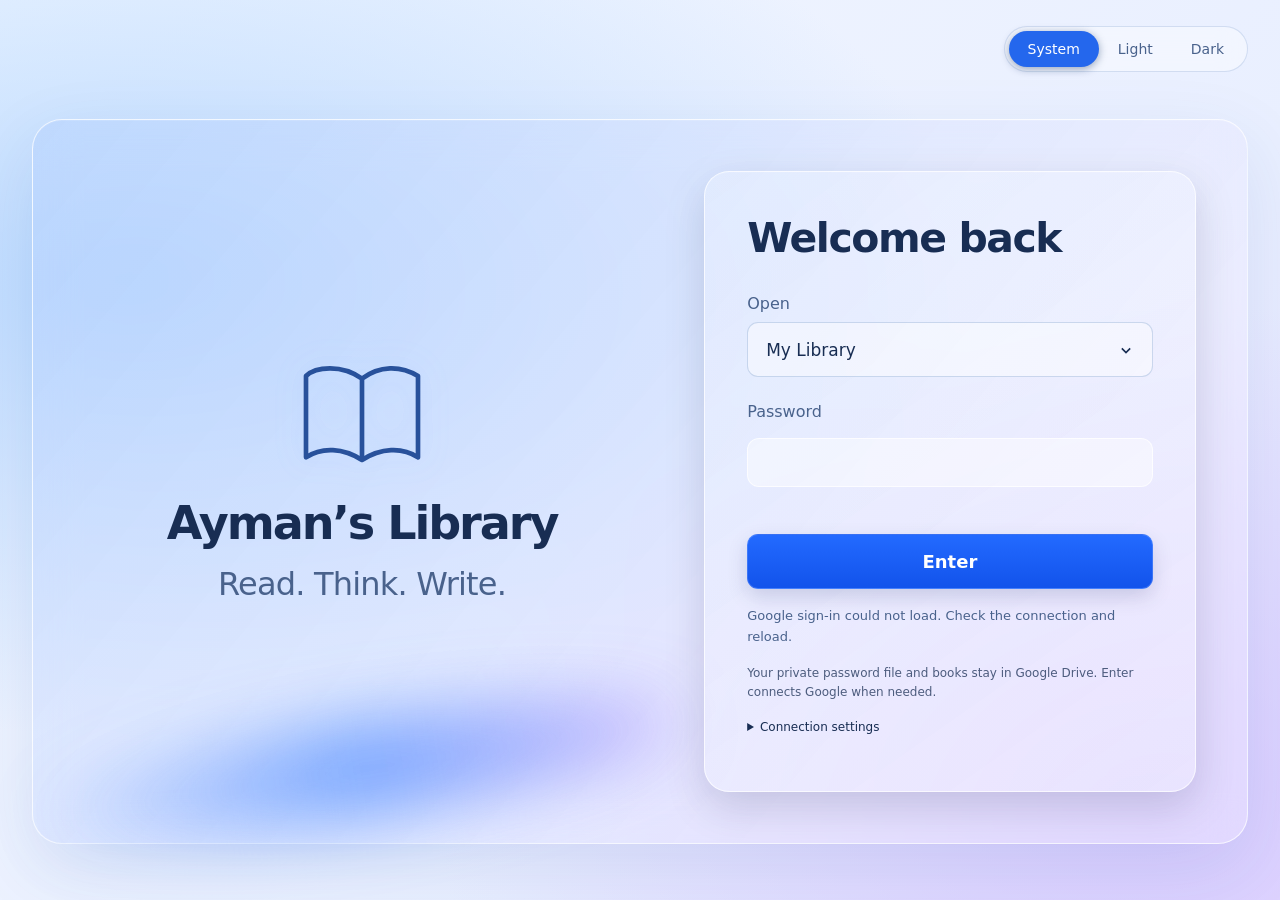
<file: index.html>
<!doctype html>
<html lang="en" data-theme="dark">
<head>
  <meta charset="utf-8">
  <meta name="viewport" content="width=device-width,initial-scale=1">
  <meta name="color-scheme" content="dark light">
  <meta name="description" content="Ayman’s Library — a personal space for reading, thinking and writing.">
  <title>Ayman’s Library</title>
  <link rel="stylesheet" href="styles.css?v=0.9">
  <script src="portal-model.js?v=0.9" defer></script>
  <script src="app.js?v=0.9" defer></script>
</head>
<body>
  <header class="page-header">
    <fieldset class="theme-picker" aria-label="Appearance">
      <legend class="sr-only">Appearance</legend>
      <label><input type="radio" name="theme" value="system"><span>System</span></label>
      <label><input type="radio" name="theme" value="light"><span>Light</span></label>
      <label><input type="radio" name="theme" value="dark" checked><span>Dark</span></label>
    </fieldset>
  </header>
  <main class="portal" aria-label="Library portal">
    <section class="brand" aria-labelledby="brand-title">
      <svg class="brand-icon" viewBox="0 0 96 80" fill="none" aria-hidden="true">
        <path d="M48 12C33 1 13 3 6 10v61c12-8 28-7 42 2 14-9 30-10 42-2V10C77 2 61 2 48 12Zm0 0v61" stroke="currentColor" stroke-width="3.5" stroke-linejoin="round"/>
      </svg>
      <h1 id="brand-title">Ayman’s Library</h1>
      <p class="tagline">Read. Think. Write.</p>
      <div class="brand-light" aria-hidden="true"></div>
    </section>
    <section class="entry" aria-labelledby="entry-title">
      <h2 id="entry-title">Welcome back</h2>
      <form id="portal-form">
        <label for="destination">Open</label>
        <div class="select-wrap">
          <select id="destination" name="destination">
            <option value="library">My Library</option>
            <option value="writing">Writing Workspace</option>
          </select>
          <svg viewBox="0 0 24 24" aria-hidden="true"><path d="m7 10 5 5 5-5"/></svg>
        </div>
        <label for="portal-password">Password</label>
        <input id="portal-password" name="password" type="password" autocomplete="current-password" required aria-describedby="connection-status">
        <button class="enter-button" type="submit" disabled>Enter</button>
        <p id="connection-status" class="connection-status" role="status">Preparing secure Google connection…</p>
      <p class="connection-note">Your private password file and books stay in Google Drive. Enter connects Google when needed.</p>
        <details class="portal-config"><summary>Connection settings</summary><label for="portal-client">Web client ID</label><input id="portal-client" autocomplete="off" spellcheck="false"><label for="portal-folder">Library folder URL or ID (optional)</label><input id="portal-folder" autocomplete="off"><label for="portal-password-file">Password file URL or ID (optional)</label><input id="portal-password-file" autocomplete="off"></details>
      </form>
    </section>
  </main>
<section id="portal-shell" hidden aria-label="Connected workspace"><header class="session-bar"><button id="portal-home">Portal</button><span id="session-space"></span><span id="session-state" role="status">Google connected</span><button id="portal-lock">Lock</button></header><iframe id="workspace-frame" title="My Office workspace" referrerpolicy="same-origin"></iframe></section>
</body>
</html>
</file>
<file: styles.css>
:root {
  font-family: "Segoe UI", Inter, system-ui, sans-serif;
  color-scheme: dark;
  --ink: #f5f7ff;
  --muted: #b7c7ef;
  --field: #d3e2ff13;
  --line: #b9d1ff4a;
  --panel: #9dbeff19;
  --card: #c5ccff12;
  --accent: #b8d2ff;
  --shadow: #00022d55;
  background: #030e32;
  color: var(--ink);
}
* { box-sizing: border-box; }
body {
  margin: 0;
  min-height: 100svh;
  padding: 26px 32px 44px;
  display: flex;
  flex-direction: column;
  background:
    radial-gradient(ellipse at 10% 31%, #075fdb80, transparent 52%),
    radial-gradient(ellipse at 90% 89%, #6837d488, transparent 44%),
    radial-gradient(ellipse at 45% 105%, #213ad677, transparent 46%),
    linear-gradient(135deg, #03123c, #061134 60%, #140f48);
  background-attachment: fixed;
}
.page-header { width: 100%; display: flex; justify-content: flex-end; margin-bottom: 35px; }
.theme-picker {
  display: inline-flex;
  margin: 0;
  padding: 4px;
  border: 1px solid var(--line);
  border-radius: 50px;
  background: #101e4c65;
  backdrop-filter: blur(14px);
}
.theme-picker label { position: relative; cursor: pointer; }
.theme-picker input {
  position: absolute;
  inset: 0;
  width: 100%;
  height: 100%;
  margin: 0;
  opacity: 0;
  cursor: pointer;
}
.theme-picker span { display: block; padding: 10px 19px; border-radius: 40px; color: var(--muted); font-size: 14px; }
.theme-picker input:checked + span { background: #2467ed; color: white; box-shadow: 0 2px 9px #07255766; }
.theme-picker input:focus-visible + span { outline: 3px solid var(--accent); outline-offset: 3px; }
.portal {
  position: relative;
  isolation: isolate;
  display: grid;
  grid-template-columns: minmax(0, 1.13fr) minmax(0, 1fr);
  gap: clamp(30px, 5vw, 80px);
  align-items: center;
  width: min(1240px, 100%);
  min-height: min(640px, 76vh);
  margin: auto;
  padding: clamp(30px, 4vw, 56px);
  border: 1px solid var(--line);
  border-radius: 30px;
  background: linear-gradient(130deg, #327cf92b, #b8a6ff17 74%), var(--panel);
  box-shadow: 0 25px 75px var(--shadow), inset 0 1px 0 #ffffff1c;
  backdrop-filter: blur(22px);
}
.brand { position: relative; align-self: stretch; min-width: 0; display: flex; flex-direction: column; justify-content: center; align-items: center; text-align: center; }
.brand-icon { width: 128px; height: 112px; margin-bottom: 25px; color: #e2ebff; filter: drop-shadow(0 0 15px #7eafff29); }
h1 { margin: 0; font-size: clamp(30px, 3.6vw, 56px); font-weight: 700; letter-spacing: -.045em; line-height: 1.15; }
.tagline { margin: 16px 0 0; font-size: clamp(21px, 2.5vw, 34px); color: var(--muted); letter-spacing: -.025em; }
.brand-light {
  position: absolute;
  z-index: -1;
  bottom: -25px;
  left: -8%;
  width: 115%;
  height: 95px;
  border-radius: 50%;
  background: linear-gradient(90deg, #2558ff11, #337aff9c, #925bfc55);
  filter: blur(34px);
  transform: rotate(-9deg);
}
.entry {
  min-width: 0;
  width: 100%;
  padding: clamp(25px, 3.3vw, 45px);
  border: 1px solid var(--line);
  border-radius: 25px;
  background: linear-gradient(145deg, #b2ccff18, #b7b1ff0a), var(--card);
  box-shadow: 0 15px 40px #050c3426, inset 0 1px 0 #ffffff14;
}
h2 { margin: 0 0 31px; font-size: clamp(28px, 3.2vw, 43px); font-weight: 700; letter-spacing: -.035em; line-height: 1.2; }
form > label { display: block; margin-bottom: 9px; color: var(--muted); font-size: 16px; }
select, .password-wrap, .enter-button { width: 100%; min-height: 55px; border-radius: 11px; font: inherit; }
.select-wrap { position: relative; margin-bottom: 25px; }
select {
  appearance: none;
  border: 1px solid var(--line);
  padding: 13px 45px 13px 18px;
  background: var(--field);
  color: var(--ink);
  font-size: 17px;
  cursor: pointer;
}
select option { background: #17284d; color: #f5f7ff; }
select:focus-visible { outline: 3px solid var(--accent); outline-offset: 3px; }
.select-wrap svg { position: absolute; right: 17px; top: 18px; width: 20px; height: 20px; fill: none; stroke: currentColor; stroke-width: 2; pointer-events: none; }
.password-wrap { display: flex; align-items: center; gap: 12px; padding: 0 15px; border: 1px solid var(--line); background: var(--field); }
.password-wrap input { width: 100%; min-width: 0; padding: 17px 0; border: 0; background: transparent; color: var(--ink); font: inherit; font-size: 15px; opacity: 1; }
.password-wrap input::placeholder { color: var(--muted); opacity: .85; }
.password-wrap svg { flex-shrink: 0; width: 22px; height: 22px; fill: none; stroke: var(--muted); stroke-width: 1.7; }
.enter-button { margin-top: 29px; border: 1px solid #83acff55; background: linear-gradient(#236aff, #1253eb); color: white; font-size: 18px; font-weight: 650; box-shadow: 0 8px 20px #00165426; }
.enter-button:disabled { opacity: .65; cursor: not-allowed; }
.connection-status { margin: 17px 0 0; color: var(--muted); font-size: 13px; line-height: 1.6; }
.sr-only { position: absolute; width: 1px; height: 1px; padding: 0; margin: -1px; overflow: hidden; clip-path: inset(50%); white-space: nowrap; border: 0; }
html[data-theme="light"] {
  color-scheme: light;
  background: #e9f0ff;
  --ink: #182d53;
  --muted: #49628c;
  --field: #ffffff70;
  --line: #ffffffb8;
  --panel: #ffffff4d;
  --card: #ffffff59;
  --accent: #3065be;
  --shadow: #2854a01c;
}
html[data-theme="light"] body {
  background:
    radial-gradient(ellipse at 10% 31%, #a8d0ffbb, transparent 52%),
    radial-gradient(ellipse at 90% 89%, #d0bdff99, transparent 44%),
    linear-gradient(135deg, #f2f7ff, #e9efff 65%, #e7e3ff);
}
html[data-theme="light"] .theme-picker { background: #ffffff66; border-color: #7295ca42; }
html[data-theme="light"] .brand-icon { color: #28519b; }
html[data-theme="light"] select { border-color: #7295ca55; }
html[data-theme="light"] select option { background: #f4f7ff; color: var(--ink); }
html[data-theme="light"] .password-wrap { border-color: #7295ca55; }
@media (max-width: 760px) {
  body { padding: 18px 18px 30px; }
  .page-header { margin-bottom: 25px; }
  .portal { grid-template-columns: minmax(0, 1fr); width: min(540px, 100%); gap: 30px; padding: 30px 24px; border-radius: 25px; }
  .brand-icon { width: 74px; height: 65px; margin-bottom: 14px; }
  h1 { font-size: clamp(29px, 6.5vw, 39px); }
  .tagline { margin-top: 10px; font-size: 23px; }
  .brand-light { bottom: -20px; height: 50px; }
  h2 { font-size: 29px; margin-bottom: 25px; }
  .entry { padding: 25px; border-radius: 19px; }
}
@media (max-width: 360px) {
  body { padding-inline: 12px; }
  .portal { padding-inline: 16px; }
  .entry { padding: 20px 17px; }
  .theme-picker span { padding-inline: 15px; }
}
@media (prefers-reduced-transparency: reduce) {
  .portal, .entry { background: #15294f; backdrop-filter: none; }
  html[data-theme="light"] .portal, html[data-theme="light"] .entry { background: #edf3ff; }
}
@supports not (backdrop-filter: blur(1px)) {
  .portal, .entry { background: #183263; }
  html[data-theme="light"] .portal, html[data-theme="light"] .entry { background: #edf3ff; }
}

.enter-button:not(:disabled){cursor:pointer;transition:filter .2s,transform .2s}
.enter-button:not(:disabled):hover{filter:brightness(1.12);transform:translateY(-1px)}
.enter-button:focus-visible{outline:3px solid var(--accent);outline-offset:4px}

#portal-password,.portal-config input{width:100%;box-sizing:border-box;border:1px solid var(--line,#8eb7ff55);background:var(--field,#132e5470);color:inherit;border-radius:12px;padding:14px 16px;font:inherit;margin:8px 0 18px;outline-offset:4px}#portal-password:focus{outline:2px solid #88b8ff}.connection-note{font-size:12px;line-height:1.6;opacity:.75;margin-top:16px}.portal-config{margin-top:18px;font-size:12px}.portal-config summary{cursor:pointer;margin-bottom:15px}.portal-config label{font-size:12px}#portal-shell[hidden]{display:none}.workspace-open>.page-header,.workspace-open>.portal{display:none}.workspace-open{display:block!important;min-height:100dvh!important;padding:0!important;margin:0!important;overflow:hidden}.session-bar{height:42px;display:flex;align-items:center;gap:14px;padding:0 14px;box-sizing:border-box;background:#122647;color:#ecf2ff;font:13px system-ui}.session-bar button{border:1px solid #aac9ff55;border-radius:7px;background:#264570;color:inherit;padding:5px 12px;cursor:pointer}#session-state{margin-inline-start:auto;font-size:12px;color:#c4d7f2}#workspace-frame{display:block;width:100%;height:calc(100dvh - 42px);border:0;background:#122647}html[data-theme=light] .session-bar{background:#e5edfa;color:#182e54}html[data-theme=light] .session-bar button{background:#f5f8ff}html[data-theme=light] #session-state{color:#405679}
</file>
